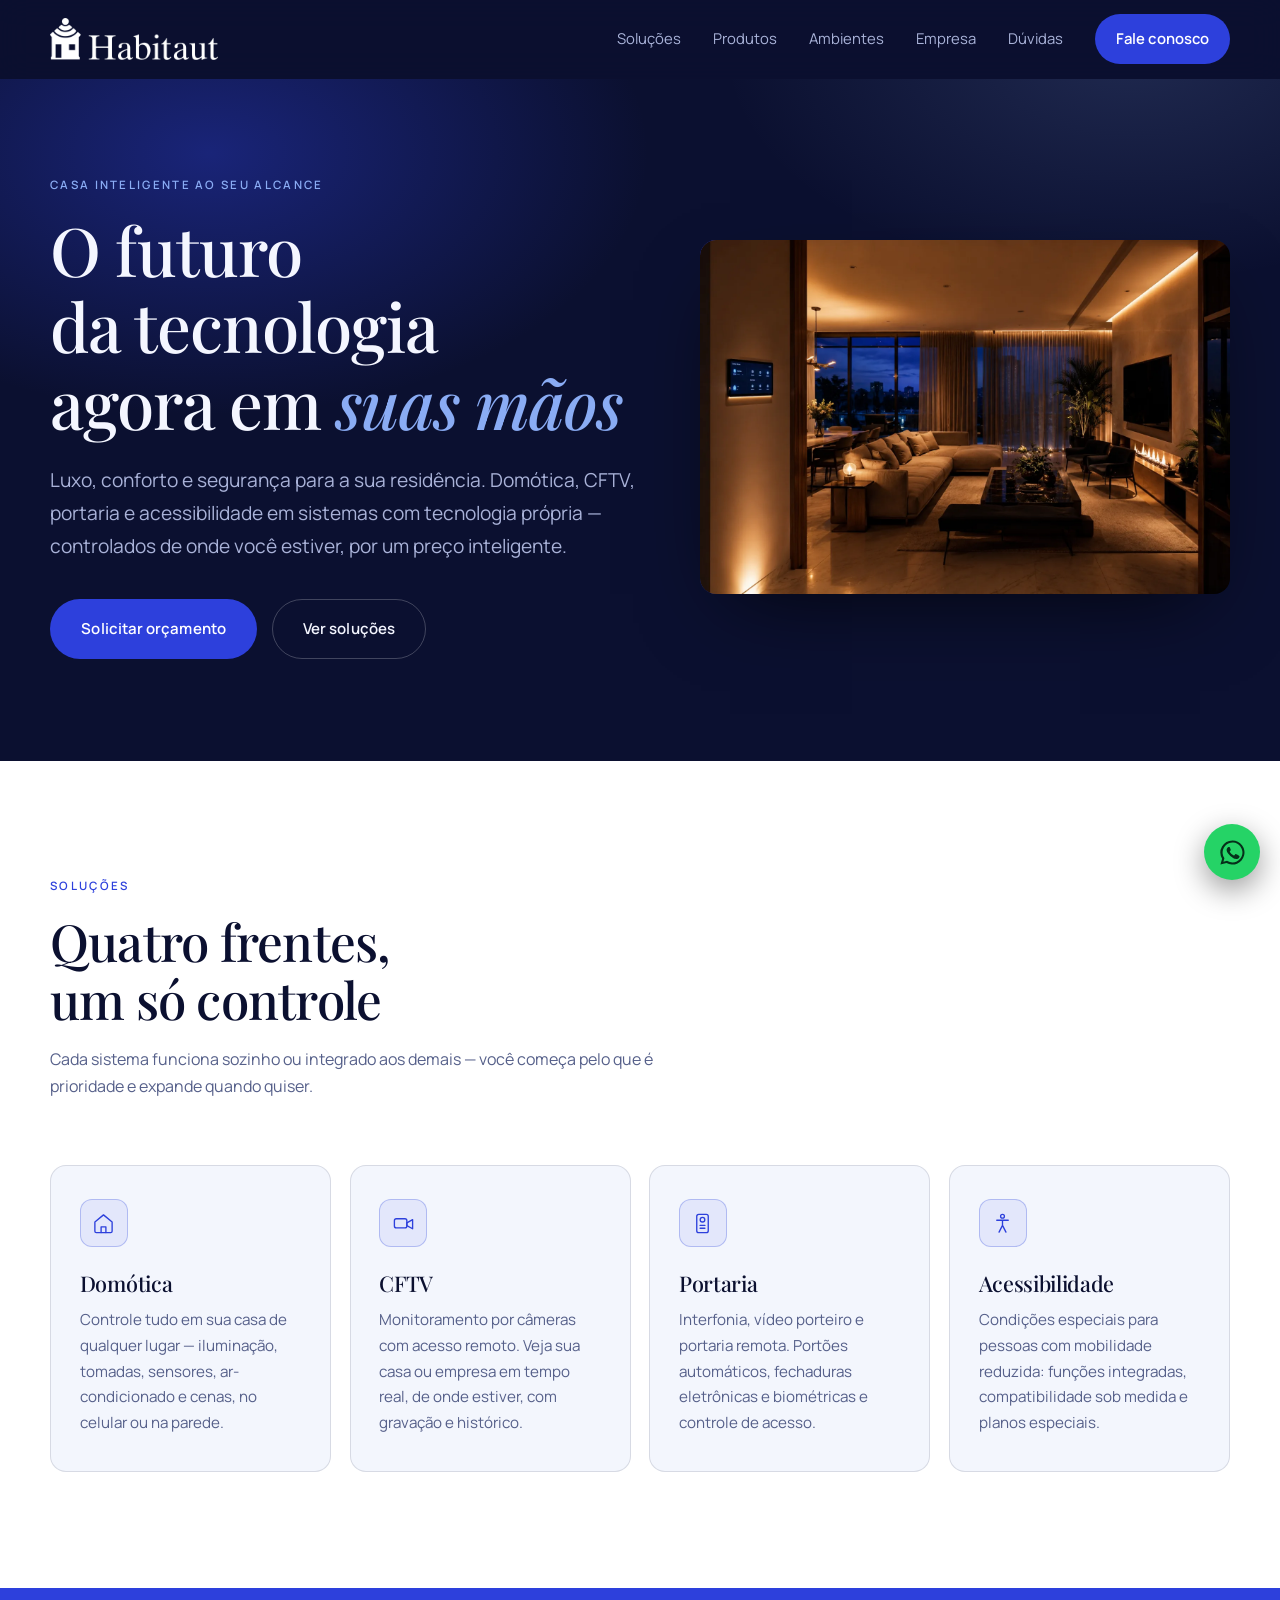
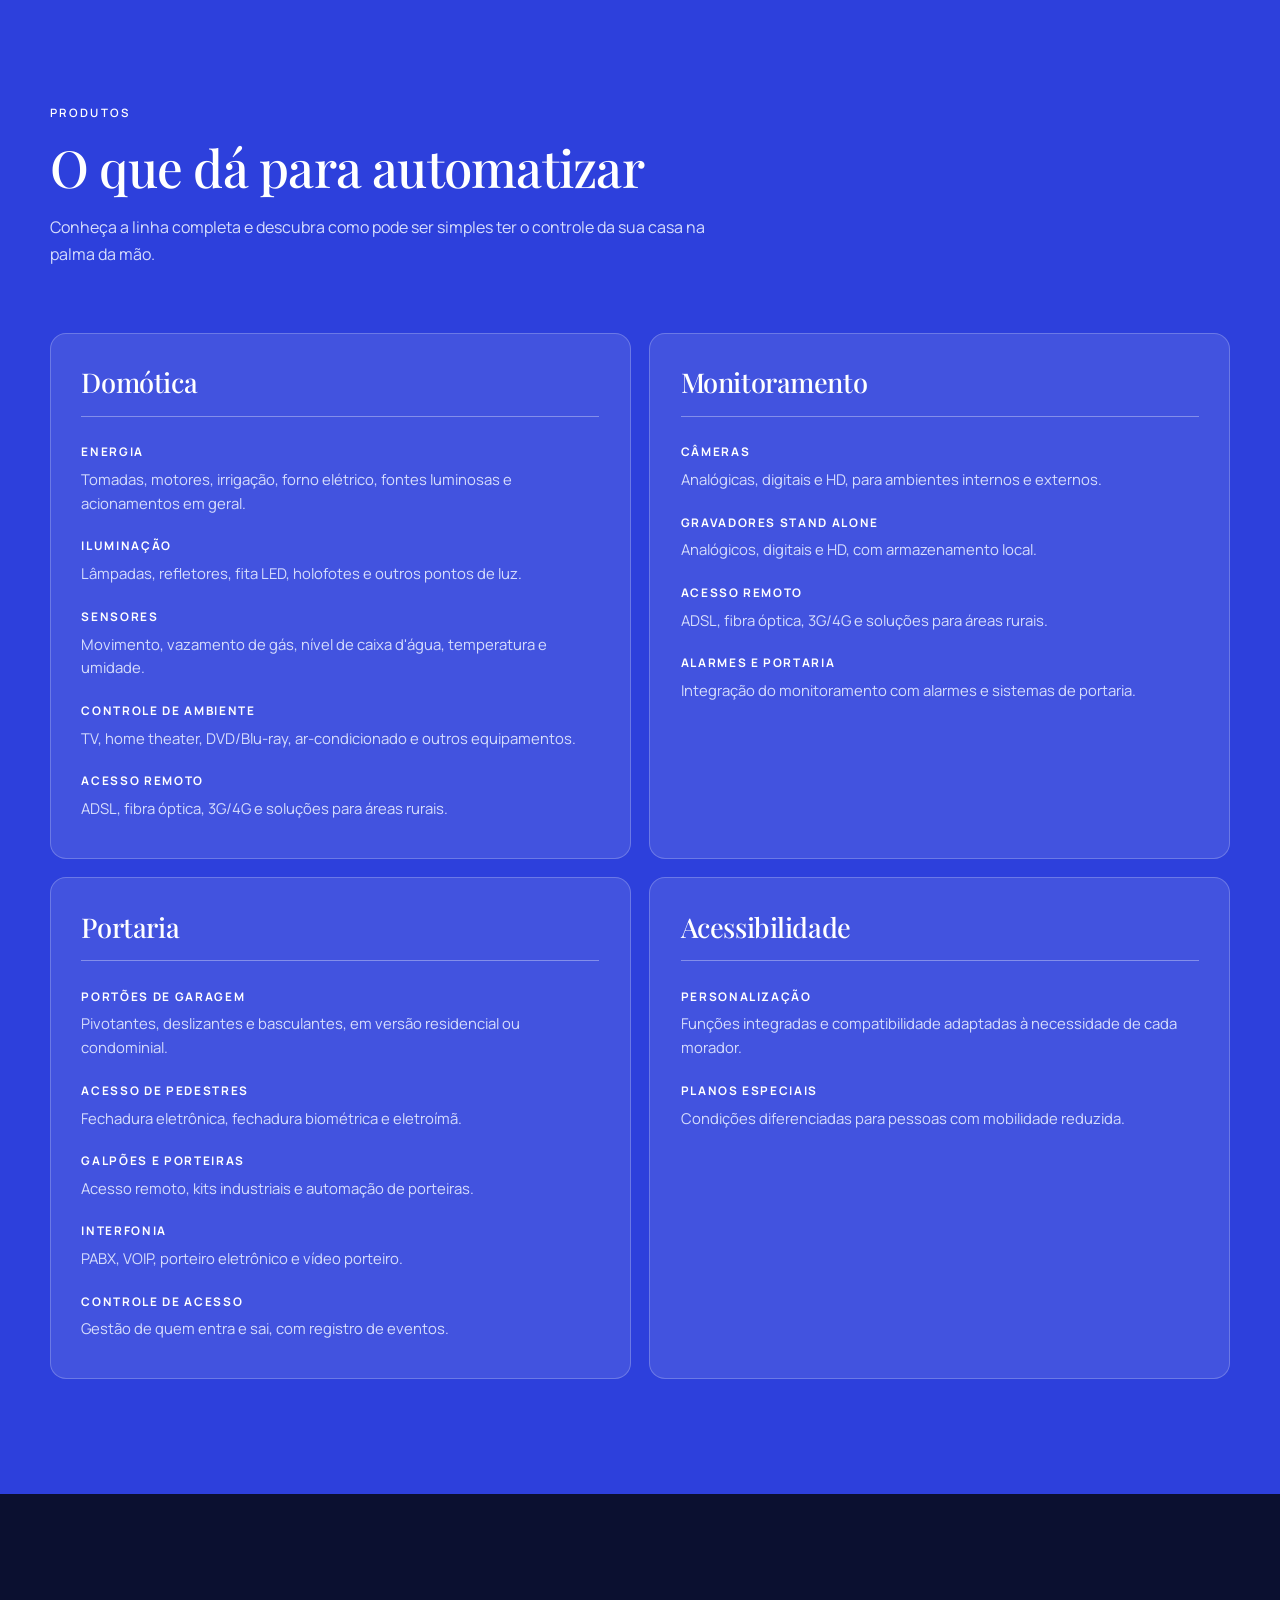
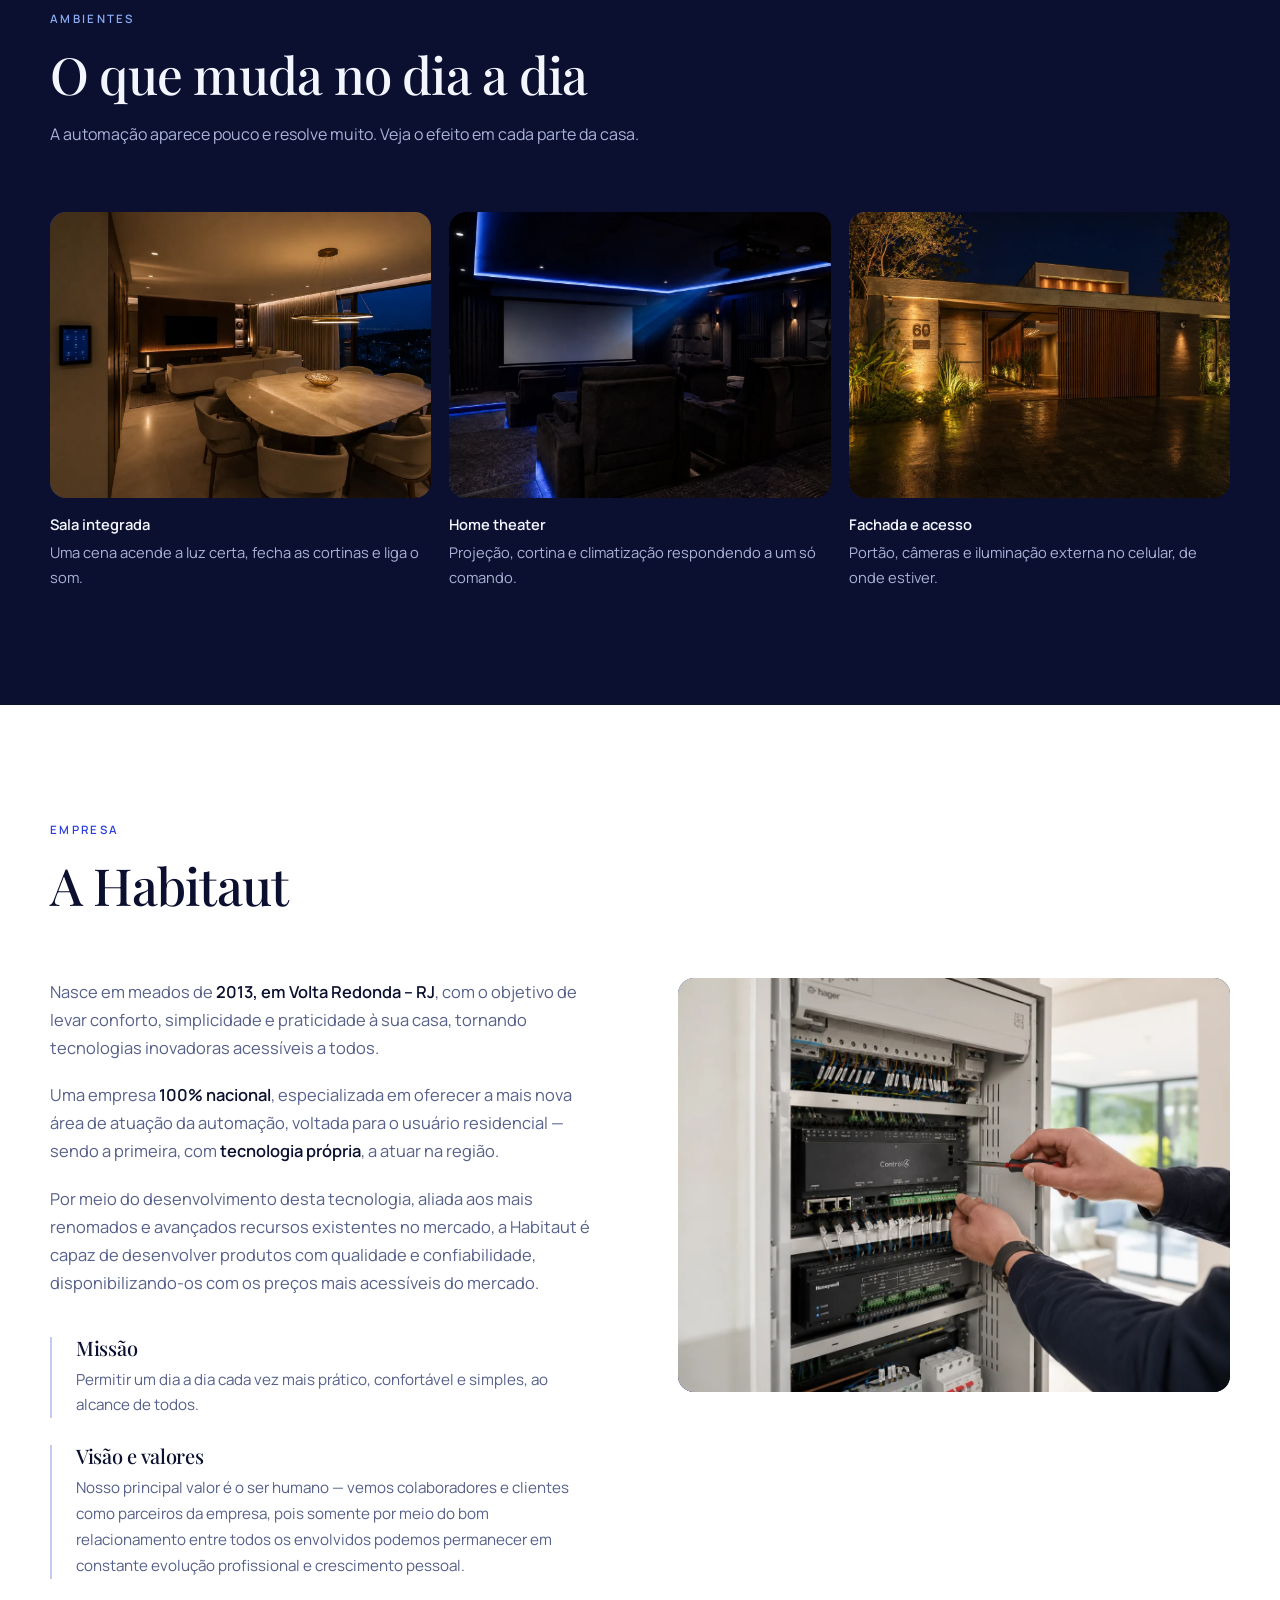
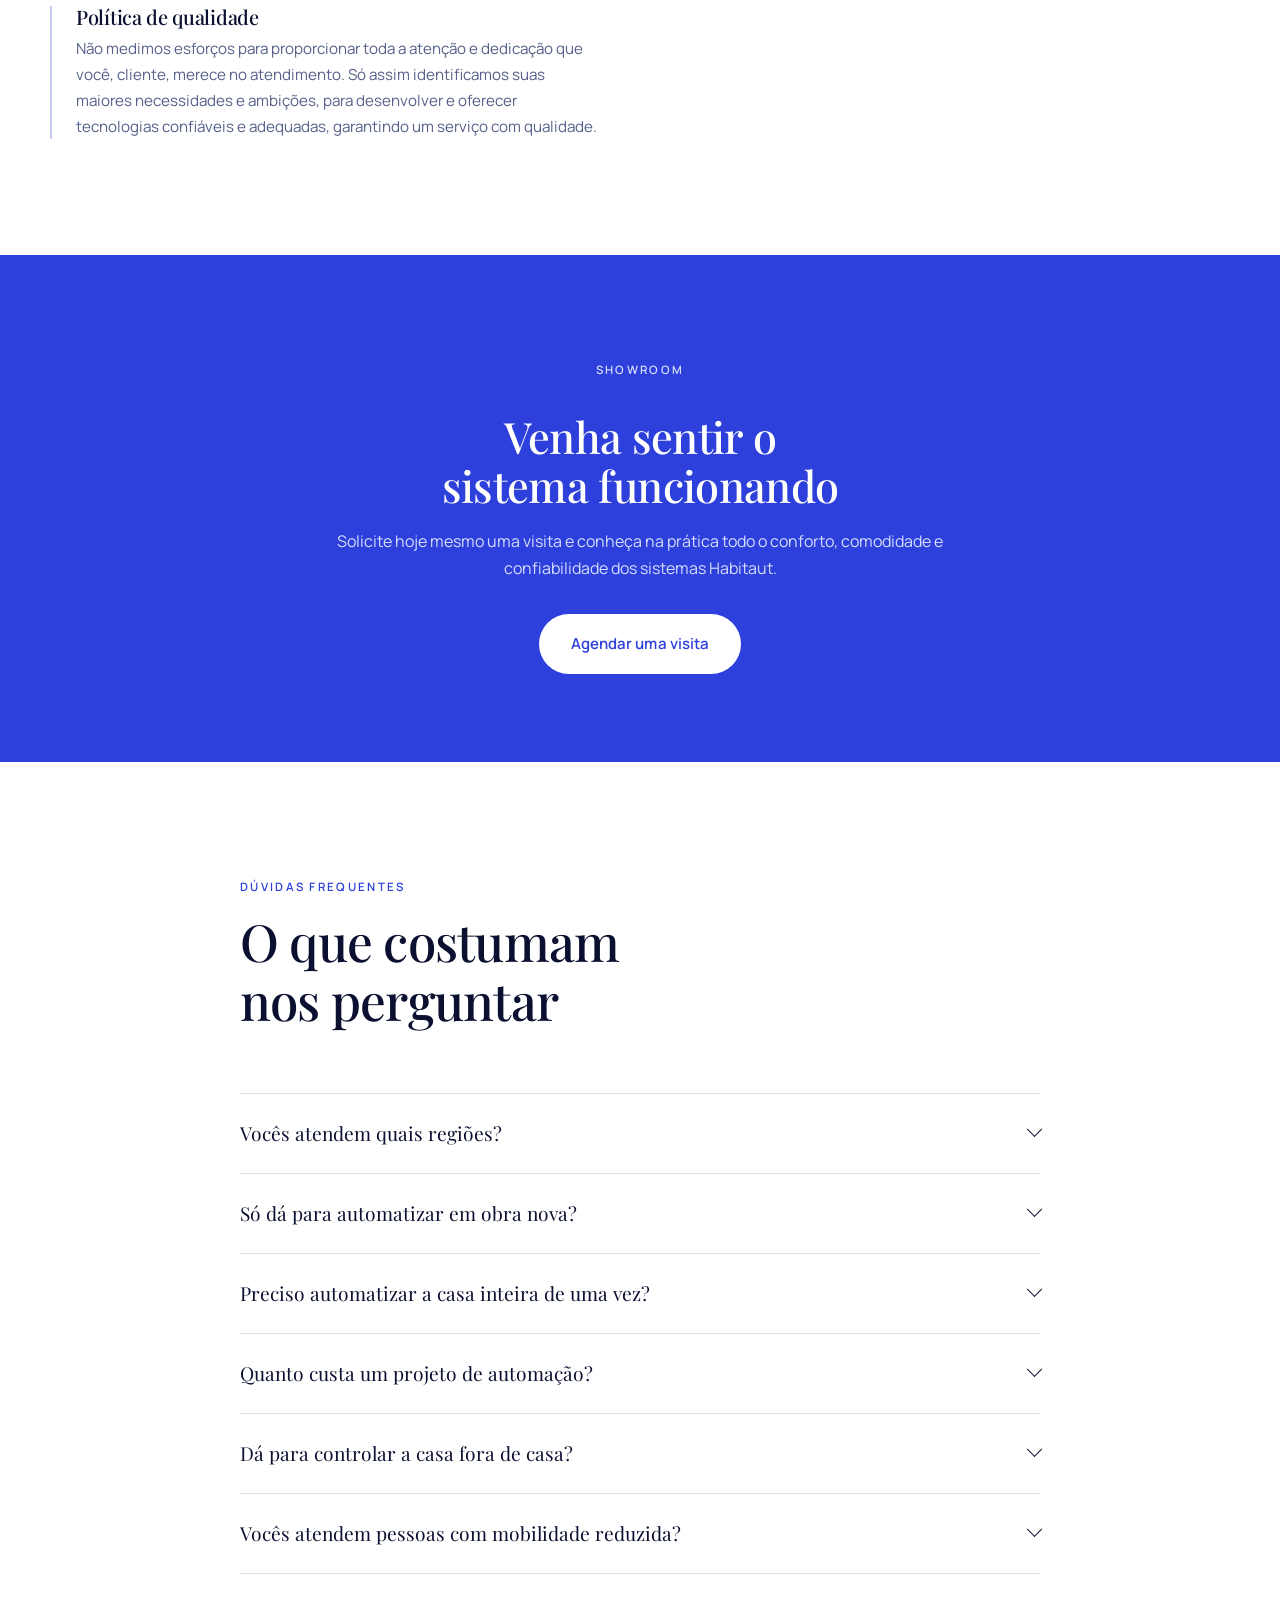
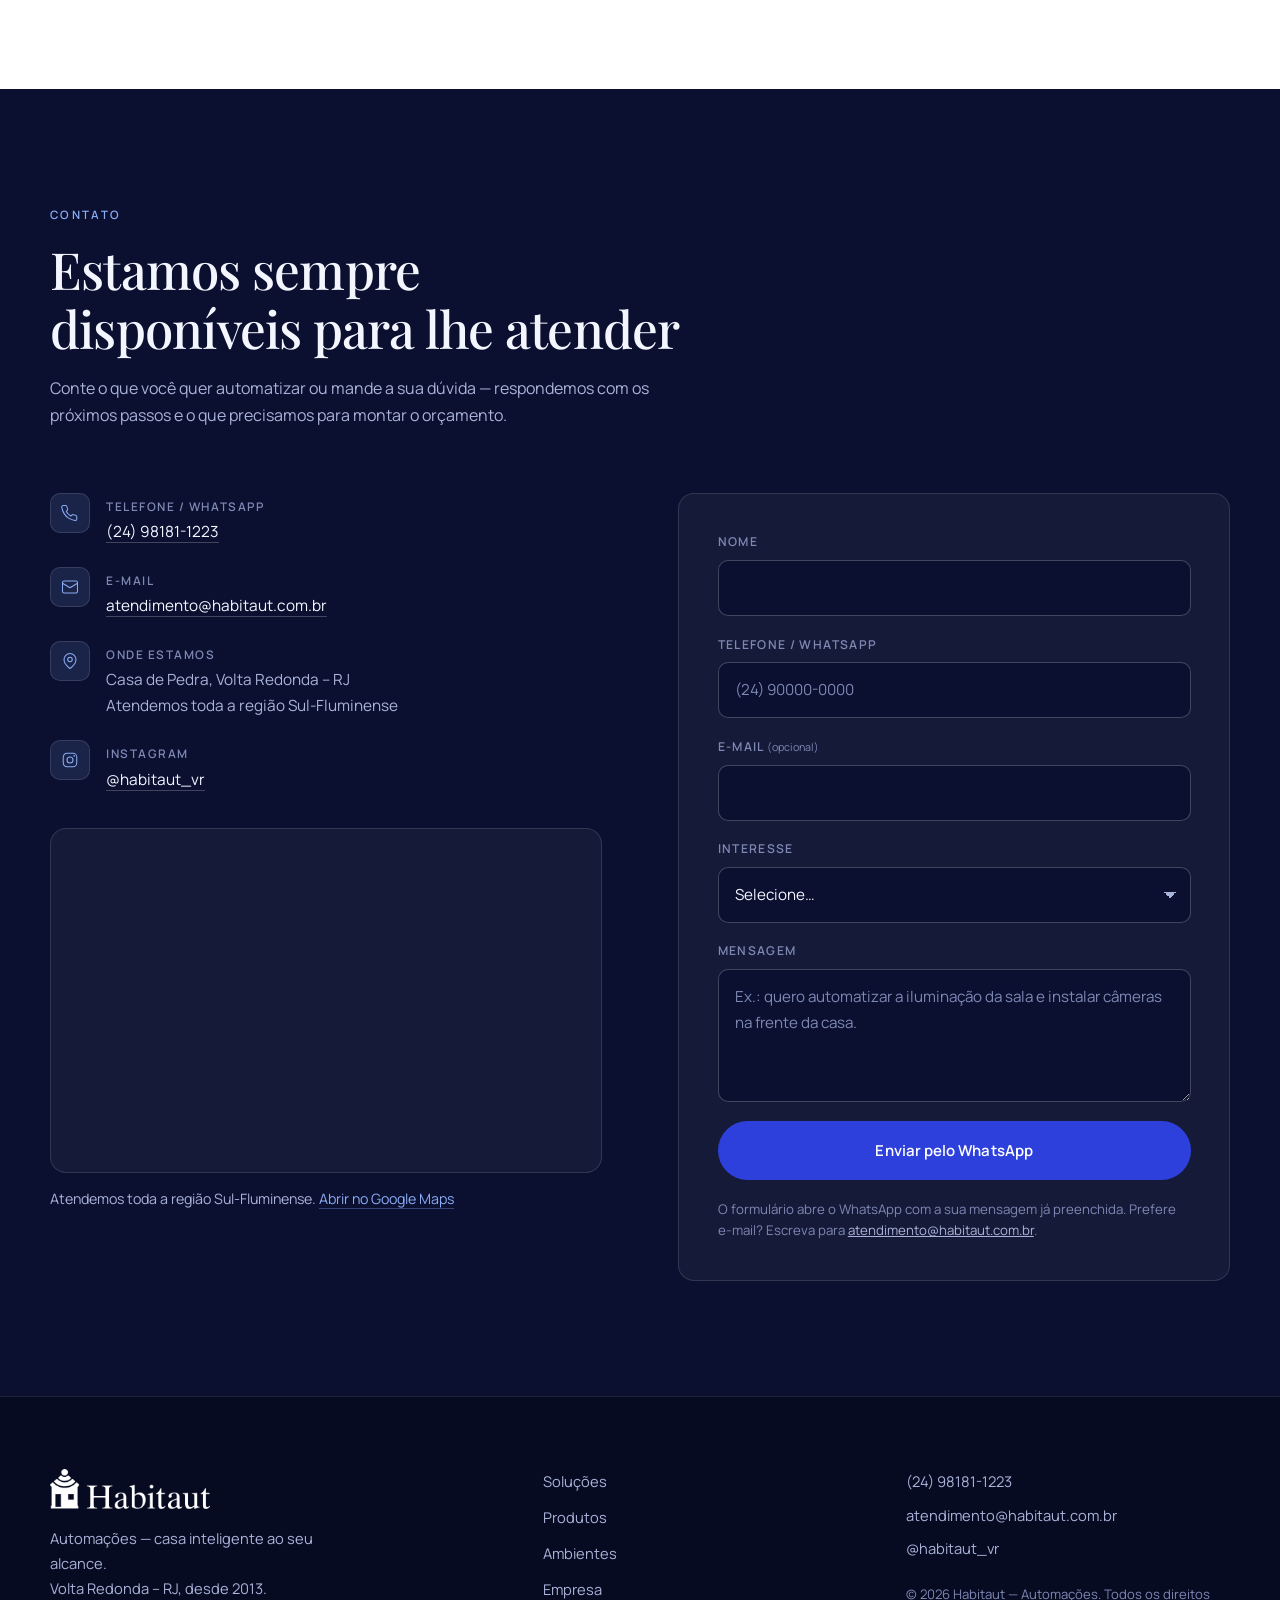
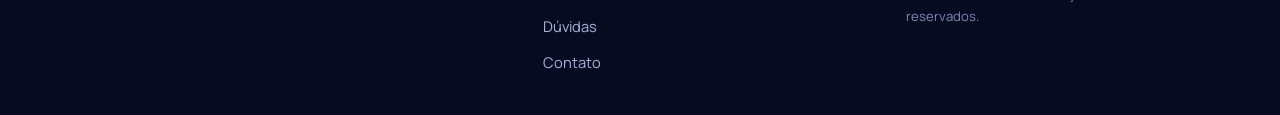
<file: index.html>
<!DOCTYPE html>
<html lang="pt-BR">
<head>
<meta charset="utf-8">
<meta name="viewport" content="width=device-width, initial-scale=1">
<title>Habitaut — Casa inteligente ao seu alcance | Automação residencial em Volta Redonda</title>
<meta name="description" content="Sistemas de automação residencial ao seu alcance: domótica, CFTV, portaria e acessibilidade. Controle sua casa local ou remotamente, por um preço inteligente. Volta Redonda e região Sul-Fluminense.">
<meta name="keywords" content="volta redonda, automação residencial, habitaut, casa inteligente, domótica, CFTV, portaria, controle da casa pelo celular, sul-fluminense">
<meta name="author" content="Habitaut Automações">
<meta name="theme-color" content="#0B1030">
<link rel="icon" href="assets/img/logo-mark.png" type="image/png">
<link rel="apple-touch-icon" href="assets/img/logo-mark.png">

<meta property="og:type" content="website">
<meta property="og:site_name" content="Habitaut">
<meta property="og:title" content="Habitaut — Casa inteligente ao seu alcance">
<meta property="og:description" content="Domótica, CFTV, portaria e acessibilidade. Controle sua casa de qualquer lugar. Volta Redonda e região Sul-Fluminense, desde 2013.">
<meta property="og:locale" content="pt_BR">
<meta property="og:url" content="https://www.habitaut.com.br/">
<meta property="og:image" content="https://www.habitaut.com.br/assets/img/logo.png">
<meta name="twitter:card" content="summary_large_image">
<link rel="canonical" href="https://www.habitaut.com.br/">

<link rel="preconnect" href="https://fonts.googleapis.com">
<link rel="preconnect" href="https://fonts.gstatic.com" crossorigin>
<link rel="stylesheet" href="https://fonts.googleapis.com/css2?family=Playfair+Display:ital,wght@0,400;0,500;0,600;1,400;1,500&family=Manrope:wght@400;500;600;700&display=swap">
<link rel="stylesheet" href="assets/css/style.css">

<script type="application/ld+json">
{
  "@context": "https://schema.org",
  "@type": "LocalBusiness",
  "name": "Habitaut Automações",
  "description": "Sistemas de automação residencial: domótica, CFTV, portaria e acessibilidade.",
  "url": "https://www.habitaut.com.br/",
  "email": "atendimento@habitaut.com.br",
  "telephone": "+5524981811223",
  "foundingDate": "2013",
  "address": { "@type": "PostalAddress", "streetAddress": "Casa de Pedra", "addressLocality": "Volta Redonda", "addressRegion": "RJ", "addressCountry": "BR" },
  "areaServed": "Região Sul-Fluminense, RJ",
  "sameAs": ["https://instagram.com/habitaut_vr"]
}
</script>

<!-- Marca que o JS está ativo. Sem isto, as seções .reveal ficam visíveis por padrão
     (o site nunca aparece em branco se o JS falhar ou demorar). -->
<script>document.documentElement.classList.add('js');</script>
</head>
<body>

<a class="skip" href="#conteudo">Pular para o conteúdo</a>

<!-- t-navy: o header não pinta o próprio fundo com --bg (usa um rgba com blur),
     mas precisa do tema para resolver os tokens do botão e das bordas. -->
<header class="site-header t-navy" id="topo">
  <div class="wrap header-inner">
    <a class="brand" href="#topo" aria-label="Habitaut — início">
      <img src="assets/img/logo.png" alt="Habitaut" width="900" height="224">
    </a>

    <button class="nav-toggle" id="navToggle" aria-expanded="false" aria-controls="navMenu" aria-label="Abrir menu">
      <span></span><span></span><span></span>
    </button>

    <nav class="nav" id="navMenu" aria-label="Navegação principal">
      <a href="#solucoes">Soluções</a>
      <a href="#produtos">Produtos</a>
      <a href="#ambientes">Ambientes</a>
      <a href="#empresa">Empresa</a>
      <a href="#faq">Dúvidas</a>
      <a class="btn btn-sm btn-primary nav-cta" href="#contato">Fale conosco</a>
    </nav>
  </div>
</header>

<main id="conteudo">

  <!-- ============ HERO — azul escuro ============ -->
  <section class="hero t-navy">
    <div class="hero-glow" aria-hidden="true"></div>
    <div class="wrap">
      <div class="hero-inner">
        <div class="reveal">
          <p class="eyebrow">Casa inteligente ao seu alcance</p>
          <h1>O futuro da tecnologia<br>agora em <em>suas mãos</em></h1>
          <p class="lead">
            Luxo, conforto e segurança para a sua residência. Domótica, CFTV, portaria e
            acessibilidade em sistemas com tecnologia própria — controlados de onde você
            estiver, por um preço inteligente.
          </p>
          <div class="hero-actions">
            <a class="btn btn-primary" href="#contato">Solicitar orçamento</a>
            <a class="btn btn-ghost" href="#solucoes">Ver soluções</a>
          </div>
        </div>

        <div class="media media-3x2 hero-media reveal">
          <img src="assets/img/hero.webp" width="1500" height="1000" fetchpriority="high"
               alt="Sala de estar ampla à noite, com iluminação em cena, lareira acesa e painel de controle na parede">
        </div>
      </div>

    </div>
  </section>

  <!-- ============ SOLUÇÕES — branco ============ -->
  <section class="section t-paper" id="solucoes">
    <div class="wrap">
      <header class="section-head reveal">
        <p class="eyebrow">Soluções</p>
        <h2>Quatro frentes, um só controle</h2>
        <p class="section-sub">
          Cada sistema funciona sozinho ou integrado aos demais — você começa pelo que é
          prioridade e expande quando quiser.
        </p>
      </header>

      <ul class="grid cards" role="list">
        <li class="card reveal">
          <span class="card-ico" aria-hidden="true">
            <svg viewBox="0 0 24 24" fill="none" stroke="currentColor" stroke-width="1.4" stroke-linecap="round" stroke-linejoin="round">
              <path d="M3 10.5 12 3l9 7.5V20a1.5 1.5 0 0 1-1.5 1.5h-15A1.5 1.5 0 0 1 3 20Z"/><path d="M9.5 21.5v-6h5v6"/>
            </svg>
          </span>
          <h3>Domótica</h3>
          <p>Controle tudo em sua casa de qualquer lugar — iluminação, tomadas, sensores, ar-condicionado e cenas, no celular ou na parede.</p>
        </li>

        <li class="card reveal">
          <span class="card-ico" aria-hidden="true">
            <svg viewBox="0 0 24 24" fill="none" stroke="currentColor" stroke-width="1.4" stroke-linecap="round" stroke-linejoin="round">
              <rect x="2.5" y="7" width="13" height="9.5" rx="2"/><path d="m15.5 11.3 6-3.3v9.5l-6-3.3Z"/>
            </svg>
          </span>
          <h3>CFTV</h3>
          <p>Monitoramento por câmeras com acesso remoto. Veja sua casa ou empresa em tempo real, de onde estiver, com gravação e histórico.</p>
        </li>

        <li class="card reveal">
          <span class="card-ico" aria-hidden="true">
            <svg viewBox="0 0 24 24" fill="none" stroke="currentColor" stroke-width="1.4" stroke-linecap="round" stroke-linejoin="round">
              <rect x="6" y="2.5" width="12" height="19" rx="2"/><circle cx="12" cy="8" r="2.4"/><path d="M9.5 14h5M9.5 17h5"/>
            </svg>
          </span>
          <h3>Portaria</h3>
          <p>Interfonia, vídeo porteiro e portaria remota. Portões automáticos, fechaduras eletrônicas e biométricas e controle de acesso.</p>
        </li>

        <li class="card reveal">
          <span class="card-ico" aria-hidden="true">
            <svg viewBox="0 0 24 24" fill="none" stroke="currentColor" stroke-width="1.4" stroke-linecap="round" stroke-linejoin="round">
              <circle cx="12" cy="4.4" r="2"/><path d="M6 8.6h12M12 8.6v5.4m0 0 3.6 7M12 14l-3.6 7"/>
            </svg>
          </span>
          <h3>Acessibilidade</h3>
          <p>Condições especiais para pessoas com mobilidade reduzida: funções integradas, compatibilidade sob medida e planos especiais.</p>
        </li>
      </ul>
    </div>
  </section>

  <!-- ============ PRODUTOS — azul médio ============ -->
  <section class="section t-blue" id="produtos">
    <div class="wrap">
      <header class="section-head reveal">
        <p class="eyebrow">Produtos</p>
        <h2>O que dá para automatizar</h2>
        <p class="section-sub">
          Conheça a linha completa e descubra como pode ser simples ter o controle da sua casa
          na palma da mão.
        </p>
      </header>

      <div class="prod-grid">
        <article class="prod reveal">
          <h3>Domótica</h3>
          <div class="prod-groups">
            <div><h4>Energia</h4><p>Tomadas, motores, irrigação, forno elétrico, fontes luminosas e acionamentos em geral.</p></div>
            <div><h4>Iluminação</h4><p>Lâmpadas, refletores, fita LED, holofotes e outros pontos de luz.</p></div>
            <div><h4>Sensores</h4><p>Movimento, vazamento de gás, nível de caixa d'água, temperatura e umidade.</p></div>
            <div><h4>Controle de ambiente</h4><p>TV, home theater, DVD/Blu-ray, ar-condicionado e outros equipamentos.</p></div>
            <div><h4>Acesso remoto</h4><p>ADSL, fibra óptica, 3G/4G e soluções para áreas rurais.</p></div>
          </div>
        </article>

        <article class="prod reveal">
          <h3>Monitoramento</h3>
          <div class="prod-groups">
            <div><h4>Câmeras</h4><p>Analógicas, digitais e HD, para ambientes internos e externos.</p></div>
            <div><h4>Gravadores stand alone</h4><p>Analógicos, digitais e HD, com armazenamento local.</p></div>
            <div><h4>Acesso remoto</h4><p>ADSL, fibra óptica, 3G/4G e soluções para áreas rurais.</p></div>
            <div><h4>Alarmes e portaria</h4><p>Integração do monitoramento com alarmes e sistemas de portaria.</p></div>
          </div>
        </article>

        <article class="prod reveal">
          <h3>Portaria</h3>
          <div class="prod-groups">
            <div><h4>Portões de garagem</h4><p>Pivotantes, deslizantes e basculantes, em versão residencial ou condominial.</p></div>
            <div><h4>Acesso de pedestres</h4><p>Fechadura eletrônica, fechadura biométrica e eletroímã.</p></div>
            <div><h4>Galpões e porteiras</h4><p>Acesso remoto, kits industriais e automação de porteiras.</p></div>
            <div><h4>Interfonia</h4><p>PABX, VOIP, porteiro eletrônico e vídeo porteiro.</p></div>
            <div><h4>Controle de acesso</h4><p>Gestão de quem entra e sai, com registro de eventos.</p></div>
          </div>
        </article>

        <article class="prod reveal">
          <h3>Acessibilidade</h3>
          <div class="prod-groups">
            <div><h4>Personalização</h4><p>Funções integradas e compatibilidade adaptadas à necessidade de cada morador.</p></div>
            <div><h4>Planos especiais</h4><p>Condições diferenciadas para pessoas com mobilidade reduzida.</p></div>
          </div>
        </article>
      </div>
    </div>
  </section>

  <!-- ============ AMBIENTES — azul escuro ============ -->
  <section class="section t-navy" id="ambientes">
    <div class="wrap">
      <header class="section-head reveal">
        <p class="eyebrow">Ambientes</p>
        <h2>O que muda no dia a dia</h2>
        <p class="section-sub">
          A automação aparece pouco e resolve muito. Veja o efeito em cada parte da casa.
        </p>
      </header>

      <ul class="gallery" role="list">
        <li class="reveal">
          <figure>
            <div class="media media-4x3">
              <img src="assets/img/ambiente-sala.webp" width="1200" height="900" loading="lazy"
                   alt="Sala e jantar integrados à noite, com painel de controle na parede e iluminação em cena">
            </div>
            <figcaption><strong>Sala integrada</strong>Uma cena acende a luz certa, fecha as cortinas e liga o som.</figcaption>
          </figure>
        </li>
        <li class="reveal">
          <figure>
            <div class="media media-4x3">
              <img src="assets/img/ambiente-home-theater.webp" width="1200" height="900" loading="lazy"
                   alt="Home theater com tela de projeção descida, poltronas reclináveis e iluminação de LED azul">
            </div>
            <figcaption><strong>Home theater</strong>Projeção, cortina e climatização respondendo a um só comando.</figcaption>
          </figure>
        </li>
        <li class="reveal">
          <figure>
            <div class="media media-4x3">
              <img src="assets/img/ambiente-fachada.webp" width="1200" height="900" loading="lazy"
                   alt="Fachada residencial à noite com iluminação cênica, portão ripado automatizado e câmera na parede">
            </div>
            <figcaption><strong>Fachada e acesso</strong>Portão, câmeras e iluminação externa no celular, de onde estiver.</figcaption>
          </figure>
        </li>
      </ul>
    </div>
  </section>

  <!-- ============ EMPRESA — branco ============ -->
  <section class="section t-paper" id="empresa">
    <div class="wrap">
      <header class="section-head reveal">
        <p class="eyebrow">Empresa</p>
        <h2>A Habitaut</h2>
      </header>

      <div class="split">
        <div class="reveal">
          <p class="empresa-text">
            Nasce em meados de <strong>2013, em Volta Redonda&nbsp;–&nbsp;RJ</strong>, com o objetivo de
            levar conforto, simplicidade e praticidade à sua casa, tornando tecnologias inovadoras
            acessíveis a todos.
          </p>
          <p class="empresa-text">
            Uma empresa <strong>100% nacional</strong>, especializada em oferecer a mais nova área de
            atuação da automação, voltada para o usuário residencial — sendo a primeira, com
            <strong>tecnologia própria</strong>, a atuar na região.
          </p>
          <p class="empresa-text">
            Por meio do desenvolvimento desta tecnologia, aliada aos mais renomados e avançados
            recursos existentes no mercado, a Habitaut é capaz de desenvolver produtos com qualidade
            e confiabilidade, disponibilizando-os com os preços mais acessíveis do mercado.
          </p>

          <ul class="valores" role="list">
            <li>
              <h3>Missão</h3>
              <p>Permitir um dia a dia cada vez mais prático, confortável e simples, ao alcance de todos.</p>
            </li>
            <li>
              <h3>Visão e valores</h3>
              <p>Nosso principal valor é o ser humano — vemos colaboradores e clientes como parceiros da empresa, pois somente por meio do bom relacionamento entre todos os envolvidos podemos permanecer em constante evolução profissional e crescimento pessoal.</p>
            </li>
            <li>
              <h3>Política de qualidade</h3>
              <p>Não medimos esforços para proporcionar toda a atenção e dedicação que você, cliente, merece no atendimento. Só assim identificamos suas maiores necessidades e ambições, para desenvolver e oferecer tecnologias confiáveis e adequadas, garantindo um serviço com qualidade.</p>
            </li>
          </ul>
        </div>

        <div class="media media-4x3 reveal">
          <img src="assets/img/empresa.webp" width="1200" height="900" loading="lazy"
               alt="Técnico ligando os cabos de um controlador de automação em quadro elétrico organizado e identificado">
        </div>
      </div>
    </div>
  </section>

  <!-- ============ SHOWROOM — azul médio ============ -->
  <section class="showroom t-blue">
    <div class="wrap">
      <!-- Faixa em coluna única: sem foto do showroom, o texto centralizado fecha
           melhor do que repetir uma imagem já usada em outra seção. -->
      <div class="showroom-inner reveal">
        <p class="eyebrow">Showroom</p>
        <h2>Venha sentir o sistema funcionando</h2>
        <p>
          Solicite hoje mesmo uma visita e conheça na prática todo o conforto, comodidade e
          confiabilidade dos sistemas Habitaut.
        </p>
        <a class="btn btn-primary" href="#contato">Agendar uma visita</a>
      </div>
    </div>
  </section>

  <!-- ============ DÚVIDAS — branco ============ -->
  <section class="section t-paper" id="faq">
    <div class="wrap narrow">
      <header class="section-head reveal">
        <p class="eyebrow">Dúvidas frequentes</p>
        <h2>O que costumam nos perguntar</h2>
      </header>

      <div class="faq reveal">
        <details>
          <summary>Vocês atendem quais regiões?</summary>
          <div class="faq-body"><p>Estamos localizados em Volta Redonda&nbsp;–&nbsp;RJ e atendemos toda a região Sul-Fluminense.</p></div>
        </details>
        <details>
          <summary>Só dá para automatizar em obra nova?</summary>
          <div class="faq-body"><p>Não. Obra nova dá mais liberdade porque a infraestrutura entra junto com a elétrica, mas existem soluções para casas prontas — módulos que entram atrás do interruptor, dispositivos sem fio e automação de portões e fechaduras. Na visita avaliamos o que é viável no seu caso.</p></div>
        </details>
        <details>
          <summary>Preciso automatizar a casa inteira de uma vez?</summary>
          <div class="faq-body"><p>Não. O projeto pode ser executado por etapas — começando pela sua prioridade, seja domótica, câmeras ou portaria, e crescendo depois. O importante é prever a infraestrutura desde o início para que as fases seguintes não exijam nova obra.</p></div>
        </details>
        <details>
          <summary>Quanto custa um projeto de automação?</summary>
          <div class="faq-body"><p>Depende dos ambientes, dos sistemas escolhidos e do estágio da obra — por isso o orçamento sai depois de entendermos a sua necessidade, com escopo item a item. Como desenvolvemos tecnologia própria, conseguimos praticar os preços mais acessíveis do mercado.</p></div>
        </details>
        <details>
          <summary>Dá para controlar a casa fora de casa?</summary>
          <div class="faq-body"><p>Sim. O acesso remoto funciona por ADSL, fibra óptica ou 3G/4G, e temos soluções específicas para áreas rurais — onde a conexão costuma ser o maior desafio.</p></div>
        </details>
        <details>
          <summary>Vocês atendem pessoas com mobilidade reduzida?</summary>
          <div class="faq-body"><p>Sim, é uma das nossas frentes de atuação. Trabalhamos com funções integradas e compatibilidade sob medida, além de planos especiais para esse público.</p></div>
        </details>
      </div>
    </div>
  </section>

  <!-- ============ CONTATO — azul escuro ============ -->
  <section class="section t-navy" id="contato">
    <div class="wrap">
      <header class="section-head reveal">
        <p class="eyebrow">Contato</p>
        <h2>Estamos sempre disponíveis para lhe atender</h2>
        <p class="section-sub">
          Conte o que você quer automatizar ou mande a sua dúvida — respondemos com os próximos
          passos e o que precisamos para montar o orçamento.
        </p>
      </header>

      <div class="split">
        <div class="reveal">
          <ul class="contact-list" role="list">
            <li>
              <span class="contact-ico" aria-hidden="true">
                <svg viewBox="0 0 24 24" fill="none" stroke="currentColor" stroke-width="1.4" stroke-linecap="round" stroke-linejoin="round"><path d="M21 16.9v3a2 2 0 0 1-2.2 2 19.8 19.8 0 0 1-8.6-3.1 19.5 19.5 0 0 1-6-6A19.8 19.8 0 0 1 1 4.2 2 2 0 0 1 3 2h3a2 2 0 0 1 2 1.7c.1 1 .4 1.9.7 2.8a2 2 0 0 1-.4 2.1L7 10a16 16 0 0 0 6 6l1.4-1.3a2 2 0 0 1 2.1-.4c.9.3 1.8.6 2.8.7a2 2 0 0 1 1.7 2Z"/></svg>
              </span>
              <span><strong>Telefone / WhatsApp</strong><br><a href="tel:+5524981811223">(24) 98181-1223</a></span>
            </li>
            <li>
              <span class="contact-ico" aria-hidden="true">
                <svg viewBox="0 0 24 24" fill="none" stroke="currentColor" stroke-width="1.4" stroke-linecap="round" stroke-linejoin="round"><rect x="2" y="4" width="20" height="16" rx="2"/><path d="m2 7 10 6 10-6"/></svg>
              </span>
              <span><strong>E-mail</strong><br><a href="mailto:atendimento@habitaut.com.br">atendimento@habitaut.com.br</a></span>
            </li>
            <li>
              <span class="contact-ico" aria-hidden="true">
                <svg viewBox="0 0 24 24" fill="none" stroke="currentColor" stroke-width="1.4" stroke-linecap="round" stroke-linejoin="round"><path d="M20 10c0 6-8 12-8 12s-8-6-8-12a8 8 0 0 1 16 0Z"/><circle cx="12" cy="10" r="3"/></svg>
              </span>
              <span><strong>Onde estamos</strong><br>Casa de Pedra, Volta Redonda&nbsp;–&nbsp;RJ<br>Atendemos toda a região Sul-Fluminense</span>
            </li>
            <li>
              <span class="contact-ico" aria-hidden="true">
                <svg viewBox="0 0 24 24" fill="none" stroke="currentColor" stroke-width="1.4" stroke-linecap="round" stroke-linejoin="round"><rect x="3" y="3" width="18" height="18" rx="5"/><circle cx="12" cy="12" r="4"/><circle cx="17.5" cy="6.5" r="1.1" fill="currentColor" stroke="none"/></svg>
              </span>
              <span><strong>Instagram</strong><br><a href="https://instagram.com/habitaut_vr" target="_blank" rel="noopener">@habitaut_vr</a></span>
            </li>
          </ul>

          <!-- ============================================================
               MAPA — Plus Code FW6C+63, Casa de Pedra, Volta Redonda - RJ
               O "+" do Plus Code vai codificado como %2B: sem isso o Google
               lê o caractere como espaço e a busca falha.
               Não é preciso chave de API: &output=embed já entrega o mapa.
               Para trocar o local, altere o "q=" nos DOIS links (iframe e
               "Abrir no Google Maps").
               ============================================================ -->
          <div class="map reveal">
            <iframe
              src="https://www.google.com/maps?q=FW6C%2B63+Casa+de+Pedra,+Volta+Redonda+-+RJ&z=16&output=embed"
              title="Mapa da localização da Habitaut em Casa de Pedra, Volta Redonda – RJ"
              loading="lazy" referrerpolicy="no-referrer-when-downgrade"
              allowfullscreen></iframe>
          </div>
          <p class="map-note">
            Atendemos toda a região Sul-Fluminense.
            <a href="https://www.google.com/maps?q=FW6C%2B63+Casa+de+Pedra,+Volta+Redonda+-+RJ" target="_blank" rel="noopener">Abrir no Google Maps</a>
          </p>
        </div>

        <form class="form reveal" id="contatoForm" novalidate>
          <div class="field">
            <label for="nome">Nome</label>
            <input type="text" id="nome" name="nome" autocomplete="name" required>
            <p class="error" data-error-for="nome"></p>
          </div>
          <div class="field">
            <label for="telefone">Telefone / WhatsApp</label>
            <input type="tel" id="telefone" name="telefone" autocomplete="tel" inputmode="tel" placeholder="(24) 90000-0000" required>
            <p class="error" data-error-for="telefone"></p>
          </div>
          <div class="field">
            <label for="email">E-mail <span class="opt">(opcional)</span></label>
            <input type="email" id="email" name="email" autocomplete="email">
            <p class="error" data-error-for="email"></p>
          </div>
          <div class="field">
            <label for="interesse">Interesse</label>
            <select id="interesse" name="interesse" required>
              <option value="">Selecione…</option>
              <option>Domótica (automação da casa)</option>
              <option>CFTV (câmeras e monitoramento)</option>
              <option>Portaria (portões, interfonia, acesso)</option>
              <option>Acessibilidade</option>
              <option>Visita ao showroom</option>
              <option>Outro assunto</option>
            </select>
            <p class="error" data-error-for="interesse"></p>
          </div>
          <div class="field">
            <label for="mensagem">Mensagem</label>
            <textarea id="mensagem" name="mensagem" rows="4" placeholder="Ex.: quero automatizar a iluminação da sala e instalar câmeras na frente da casa."></textarea>
          </div>

          <button class="btn btn-primary btn-block" type="submit">Enviar pelo WhatsApp</button>
          <p class="form-note">
            O formulário abre o WhatsApp com a sua mensagem já preenchida. Prefere e-mail?
            Escreva para <a href="mailto:atendimento@habitaut.com.br">atendimento@habitaut.com.br</a>.
          </p>
        </form>
      </div>
    </div>
  </section>

</main>

<footer class="site-footer">
  <div class="wrap footer-inner">
    <div class="footer-brand">
      <img src="assets/img/logo.png" alt="Habitaut" width="900" height="224">
      <p>Automações — casa inteligente ao seu alcance.<br>Volta Redonda&nbsp;–&nbsp;RJ, desde 2013.</p>
    </div>

    <nav class="footer-nav" aria-label="Rodapé">
      <a href="#solucoes">Soluções</a>
      <a href="#produtos">Produtos</a>
      <a href="#ambientes">Ambientes</a>
      <a href="#empresa">Empresa</a>
      <a href="#faq">Dúvidas</a>
      <a href="#contato">Contato</a>
    </nav>

    <div class="footer-meta">
      <p><a href="tel:+5524981811223">(24) 98181-1223</a></p>
      <p><a href="mailto:atendimento@habitaut.com.br">atendimento@habitaut.com.br</a></p>
      <p><a href="https://instagram.com/habitaut_vr" target="_blank" rel="noopener">@habitaut_vr</a></p>
      <p class="copy">© <span id="ano">2026</span> Habitaut — Automações. Todos os direitos reservados.</p>
    </div>
  </div>
</footer>

<a class="wa-float" id="waFloat" href="#contato" aria-label="Falar no WhatsApp">
  <svg viewBox="0 0 24 24" fill="currentColor" aria-hidden="true"><path d="M12 2a10 10 0 0 0-8.6 15.1L2 22l5-1.3A10 10 0 1 0 12 2Zm0 18.2a8.2 8.2 0 0 1-4.2-1.2l-.3-.2-3 .8.8-2.9-.2-.3A8.2 8.2 0 1 1 12 20.2Zm4.5-6.1c-.2-.1-1.4-.7-1.7-.8-.2-.1-.4-.1-.5.1l-.7.9c-.1.2-.3.2-.5.1a6.7 6.7 0 0 1-3.3-2.9c-.1-.2 0-.4.1-.5l.4-.5c.1-.2.2-.3.2-.5v-.4l-.7-1.7c-.2-.4-.4-.4-.6-.4h-.5a1 1 0 0 0-.7.3 3 3 0 0 0-.9 2.2 5.2 5.2 0 0 0 1.1 2.7 11.9 11.9 0 0 0 4.6 4c.6.3 1.1.4 1.5.5a3.6 3.6 0 0 0 1.6.1 2.7 2.7 0 0 0 1.7-1.2 2.1 2.1 0 0 0 .2-1.2c-.1-.1-.2-.2-.4-.3Z"/></svg>
</a>

<script src="assets/js/main.js" defer></script>
</body>
</html>
</file>
<file: assets/css/style.css>
/* ==========================================================================
   Habitaut — folha de estilo principal

   ARQUITETURA DE COR
   Os blocos alternam entre três fundos: branco, azul médio e azul escuro.
   Cada seção recebe uma classe de tema (.t-paper / .t-blue / .t-navy) que
   redefine os mesmos slots semânticos (--bg, --text, --muted, --line…).
   Os componentes só leem os slots — por isso um card funciona igual nos três
   fundos, sem regra duplicada.

   >>> OS 3 AZUIS ESTÃO EM UM LUGAR SÓ: o bloco "marca" logo abaixo. <<<
   ========================================================================== */

:root {
  /* ---- marca: leitura visual da referência; substituir pelos hexes oficiais ---- */
  --navy:       #0B1030;   /* azul super escuro — premium */
  --navy-deep:  #070B22;   /* variação mais funda, para o rodapé */
  --blue:       #2D40DC;   /* azul médio — o azul vivo da marca */
  --blue-hi:    #3B4EE8;   /* hover / brilho do azul médio */
  --blue-soft:  #8AACF4;   /* azul claro — acento sobre fundo escuro */
  --paper:      #FFFFFF;
  --paper-2:    #F3F6FD;   /* branco levemente azulado, para superfícies */
  --ink:        #0B1030;   /* texto escuro = o próprio navy, para unidade */

  --display: "Playfair Display", "Iowan Old Style", Georgia, serif;
  --body:    "Manrope", -apple-system, BlinkMacSystemFont, "Segoe UI", Roboto, Helvetica, Arial, sans-serif;

  --wrap:   1180px;
  --radius: 16px;
  --pad-y:  clamp(4.5rem, 9vw, 8rem);
  --ease:   cubic-bezier(.22, .8, .3, 1);
}

/* ---------- temas de bloco ---------- */
.t-paper {
  --bg: var(--paper);
  --surface: var(--paper-2);
  --surface-2: #E9EFFB;
  --text: var(--ink);
  --muted: #56608A;
  --muted-2: #7C85A8;
  --line: rgba(11, 16, 48, .12);
  --line-strong: rgba(11, 16, 48, .22);
  --accent: var(--blue);
  --accent-soft: rgba(45, 64, 220, .08);
  --accent-line: rgba(45, 64, 220, .28);
  --btn-bg: var(--blue); --btn-fg: #fff; --btn-bg-hover: var(--navy);
}
.t-blue {
  --bg: var(--blue);
  --surface: rgba(255, 255, 255, .10);
  --surface-2: rgba(255, 255, 255, .16);
  --text: #FFFFFF;
  --muted: #D6DDFC;
  --muted-2: #AFBCF7;
  --line: rgba(255, 255, 255, .22);
  --line-strong: rgba(255, 255, 255, .34);
  --accent: #FFFFFF;
  --accent-soft: rgba(255, 255, 255, .14);
  --accent-line: rgba(255, 255, 255, .40);
  --btn-bg: #fff; --btn-fg: var(--blue); --btn-bg-hover: var(--navy);
}
.t-navy {
  --bg: var(--navy);
  --surface: rgba(255, 255, 255, .045);
  --surface-2: rgba(255, 255, 255, .08);
  --text: #F4F6FF;
  --muted: #A9B2D8;
  --muted-2: #7E88B4;
  --line: rgba(255, 255, 255, .12);
  --line-strong: rgba(255, 255, 255, .22);
  --accent: var(--blue-soft);
  --accent-soft: rgba(138, 172, 244, .12);
  --accent-line: rgba(138, 172, 244, .32);
  --btn-bg: var(--blue); --btn-fg: #fff; --btn-bg-hover: var(--blue-hi);
}

/* ---------- reset ---------- */
*, *::before, *::after { box-sizing: border-box; }
html { -webkit-text-size-adjust: 100%; scroll-behavior: smooth; }
body {
  margin: 0;
  background: var(--navy);
  color: var(--ink);
  font-family: var(--body);
  font-size: 1rem; font-weight: 400; line-height: 1.7;
  -webkit-font-smoothing: antialiased;
  overflow-x: hidden;
}
img, svg { display: block; max-width: 100%; }
a { color: inherit; }
button, input, select, textarea { font: inherit; color: inherit; }
h1, h2, h3 {
  font-family: var(--display); font-weight: 500; line-height: 1.14;
  margin: 0; letter-spacing: -.015em; text-wrap: balance;
}
p { margin: 0; }
ul, ol, dl, dd { margin: 0; padding: 0; list-style: none; }

@media (prefers-reduced-motion: reduce) {
  html { scroll-behavior: auto; }
  *, *::before, *::after { animation-duration: .01ms !important; transition-duration: .01ms !important; }
}

/* ---------- utilitários ---------- */
.wrap { width: min(100% - 2.5rem, var(--wrap)); margin-inline: auto; }
.wrap.narrow { width: min(100% - 2.5rem, 800px); }
.nowrap { white-space: nowrap; }

.skip {
  position: absolute; left: -9999px; top: 0; z-index: 200;
  background: var(--blue); color: #fff; padding: .7rem 1.1rem; border-radius: 0 0 8px 0; font-weight: 600;
}
.skip:focus { left: 0; }
:focus-visible { outline: 2px solid var(--accent, var(--blue)); outline-offset: 3px; border-radius: 4px; }

.eyebrow {
  font-size: .72rem; font-weight: 600; letter-spacing: .2em; text-transform: uppercase;
  color: var(--accent); margin-bottom: 1rem;
}

/* ---------- botões ---------- */
.btn {
  display: inline-flex; align-items: center; justify-content: center; gap: .5rem;
  padding: 1rem 1.9rem; border-radius: 999px; border: 1px solid transparent;
  font-size: .94rem; font-weight: 600; letter-spacing: .005em; text-decoration: none;
  cursor: pointer; white-space: nowrap;
  transition: background .25s, color .25s, border-color .25s, transform .25s;
}
.btn-primary { background: var(--btn-bg); color: var(--btn-fg); }
.btn-primary:hover { background: var(--btn-bg-hover); color: #fff; transform: translateY(-2px); }
.btn-ghost { border-color: var(--line-strong); color: var(--text); }
.btn-ghost:hover { border-color: var(--accent); color: var(--accent); transform: translateY(-2px); }
.btn-sm { padding: .68rem 1.25rem; font-size: .86rem; }
.btn-block { width: 100%; }

/* ---------- header ---------- */
.site-header {
  position: sticky; top: 0; z-index: 100;
  background: rgba(11, 16, 48, .82);
  backdrop-filter: blur(16px); -webkit-backdrop-filter: blur(16px);
  border-bottom: 1px solid transparent;
  transition: border-color .3s, background .3s;
}
.site-header.is-stuck { border-bottom-color: rgba(255,255,255,.12); background: rgba(11, 16, 48, .96); }
.header-inner { display: flex; align-items: center; justify-content: space-between; gap: 1.5rem; min-height: 78px; }
.brand { display: inline-flex; align-items: center; text-decoration: none; }
.brand img { width: 168px; height: auto; }

.nav { display: flex; align-items: center; gap: 2rem; }
.nav a { text-decoration: none; font-size: .93rem; color: #A9B2D8; transition: color .22s; }
.nav a:hover { color: #fff; }
.nav .nav-cta { color: #fff; }
.nav .nav-cta:hover { color: #fff; }

.nav-toggle { display: none; background: none; border: 0; cursor: pointer; padding: .55rem; margin-right: -.55rem; }
.nav-toggle span {
  display: block; width: 24px; height: 1.5px; background: #fff; border-radius: 2px;
  transition: transform .3s var(--ease), opacity .2s;
}
.nav-toggle span + span { margin-top: 6px; }
.nav-toggle[aria-expanded="true"] span:nth-child(1) { transform: translateY(7.5px) rotate(45deg); }
.nav-toggle[aria-expanded="true"] span:nth-child(2) { opacity: 0; }
.nav-toggle[aria-expanded="true"] span:nth-child(3) { transform: translateY(-7.5px) rotate(-45deg); }

@media (max-width: 940px) {
  .nav-toggle { display: block; }
  .brand img { width: 142px; }
  .nav {
    position: fixed; inset: 78px 0 auto; flex-direction: column; align-items: stretch; gap: 0;
    background: var(--navy); border-bottom: 1px solid rgba(255,255,255,.12);
    padding: .5rem 1.25rem 1.75rem;
    transform: translateY(-12px); opacity: 0; pointer-events: none;
    transition: opacity .25s, transform .25s var(--ease);
    max-height: calc(100dvh - 78px); overflow-y: auto;
  }
  .nav.is-open { transform: none; opacity: 1; pointer-events: auto; }
  .nav a { padding: .95rem .25rem; border-bottom: 1px solid rgba(255,255,255,.12); font-size: 1rem; }
  .nav .nav-cta { margin-top: 1.25rem; border-bottom: 0; justify-content: center; }
}

/* ---------- blocos ---------- */
.section { background: var(--bg); color: var(--text); padding: var(--pad-y) 0; }
.section-head { max-width: 660px; margin-bottom: clamp(2.75rem, 5vw, 4rem); }
.section-head h2 { font-size: clamp(2.1rem, 4.6vw, 3.2rem); }
.section-sub { color: var(--muted); margin-top: 1.1rem; }

/* ---------- imagens ----------
   .media é o slot: já tem um fundo em degradê da marca, então a página fica
   apresentável antes das fotos entrarem. Para usar a foto real, basta pôr
   um <img> dentro — ele cobre o degradê. */
.media {
  position: relative; overflow: hidden; border-radius: var(--radius);
  background: linear-gradient(135deg, var(--blue) 0%, var(--navy) 62%, var(--navy-deep) 100%);
  isolation: isolate;
}
.media::after {   /* textura sutil para o degradê não parecer chapado */
  content: ""; position: absolute; inset: 0; pointer-events: none;
  background:
    radial-gradient(ellipse 40% 60% at 78% 18%, rgba(138,172,244,.34), transparent 70%),
    radial-gradient(ellipse 50% 50% at 12% 88%, rgba(45,64,220,.40), transparent 72%);
}
.media img { width: 100%; height: 100%; object-fit: cover; position: relative; z-index: 1; }
.media-4x3 { aspect-ratio: 4 / 3; }
.media-3x2 { aspect-ratio: 3 / 2; }
.media-1x1 { aspect-ratio: 1 / 1; }

/* ---------- hero ---------- */
.hero { position: relative; background: var(--bg); color: var(--text); overflow: hidden; padding: clamp(3.5rem, 8vw, 6rem) 0 clamp(4rem, 8vw, 6.5rem); }
.hero-glow {
  position: absolute; inset: -25% -10% auto; height: 700px; pointer-events: none;
  background:
    radial-gradient(ellipse 42% 55% at 22% 35%, rgba(45,64,220,.42), transparent 68%),
    radial-gradient(ellipse 38% 48% at 82% 20%, rgba(138,172,244,.16), transparent 70%);
}
.hero-inner { position: relative; display: grid; grid-template-columns: 1.05fr .95fr; gap: clamp(2.5rem, 5vw, 4.5rem); align-items: center; }
.hero h1 { font-size: clamp(2.6rem, 5.6vw, 4.2rem); margin-bottom: 1.5rem; }
.hero h1 em { font-style: italic; color: var(--blue-soft); }
.lead { font-size: clamp(1.05rem, 1.7vw, 1.2rem); color: var(--muted); max-width: 54ch; }
.hero-actions { display: flex; flex-wrap: wrap; gap: .9rem; margin-top: 2.3rem; }
.hero-media { border-radius: var(--radius); box-shadow: 0 30px 80px -30px rgba(0,0,0,.75); }
@media (max-width: 940px) {
  .hero-inner { grid-template-columns: 1fr; }
  .hero-media { order: -1; }
}


/* ---------- cards dos pilares ---------- */
.grid.cards { display: grid; grid-template-columns: repeat(auto-fit, minmax(238px, 1fr)); gap: 1.15rem; }
.card {
  background: var(--surface); border: 1px solid var(--line); border-radius: var(--radius);
  padding: 2.1rem 1.8rem 2.2rem;
  transition: border-color .3s, background .3s, transform .3s var(--ease);
}
.card:hover { border-color: var(--accent-line); background: var(--surface-2); transform: translateY(-4px); }
.card-ico {
  display: grid; place-items: center; width: 48px; height: 48px; margin-bottom: 1.5rem;
  border: 1px solid var(--accent-line); border-radius: 12px; color: var(--accent); background: var(--accent-soft);
}
.card-ico svg { width: 23px; height: 23px; }
.card h3 { font-size: 1.35rem; margin-bottom: .7rem; }
.card p { color: var(--muted); font-size: .95rem; }

/* ---------- produtos ---------- */
.prod-grid { display: grid; grid-template-columns: repeat(auto-fit, minmax(min(440px, 100%), 1fr)); gap: 1.15rem; }
.prod {
  background: var(--surface); border: 1px solid var(--line); border-radius: var(--radius);
  padding: 2.1rem 1.9rem 2.3rem;
}
.prod > h3 {
  font-size: 1.7rem; color: var(--text);
  padding-bottom: 1.1rem; margin-bottom: 1.6rem; border-bottom: 1px solid var(--line-strong);
}
.prod-groups { display: grid; gap: 1.3rem; }
.prod-groups h4 {
  font-family: var(--body); font-size: .74rem; font-weight: 700;
  letter-spacing: .14em; text-transform: uppercase; color: var(--text); margin: 0 0 .35rem;
}
.prod-groups p { color: var(--muted); font-size: .93rem; line-height: 1.6; }

/* ---------- galeria de ambientes ---------- */
.gallery { display: grid; grid-template-columns: repeat(auto-fit, minmax(280px, 1fr)); gap: 1.15rem; }
.gallery figure { margin: 0; }
.gallery figcaption { margin-top: .9rem; font-size: .92rem; color: var(--muted); }
.gallery figcaption strong { display: block; color: var(--text); font-weight: 600; margin-bottom: .15rem; }

/* ---------- empresa ---------- */
.split { display: grid; grid-template-columns: 1fr 1fr; gap: clamp(2.5rem, 6vw, 5rem); align-items: start; }
@media (max-width: 940px) { .split { grid-template-columns: 1fr; } }
.empresa-text { color: var(--muted); font-size: 1.03rem; }
.empresa-text + .empresa-text { margin-top: 1.2rem; }
.empresa-text strong { color: var(--text); font-weight: 600; }
.valores { display: grid; gap: 1.7rem; margin-top: 2.5rem; }
.valores li { padding-left: 1.5rem; border-left: 2px solid var(--accent-line); }
.valores h3 { font-size: 1.25rem; margin-bottom: .45rem; }
.valores p { color: var(--muted); font-size: .95rem; }

/* ---------- showroom ---------- */
.showroom { position: relative; background: var(--bg); color: var(--text); padding: clamp(3.5rem, 7vw, 5.5rem) 0; overflow: hidden; }
.showroom-inner { position: relative; text-align: center; max-width: 640px; margin-inline: auto; }
.showroom h2 { font-size: clamp(1.9rem, 3.8vw, 2.7rem); }
.showroom p { color: var(--muted); margin: 1.1rem 0 2rem; }

/* ---------- faq ---------- */
.faq { border-top: 1px solid var(--line); }
.faq details { border-bottom: 1px solid var(--line); }
.faq summary {
  display: flex; justify-content: space-between; align-items: center; gap: 1.5rem;
  padding: 1.45rem 0; cursor: pointer; list-style: none;
  font-family: var(--display); font-size: 1.2rem; transition: color .22s;
}
.faq summary::-webkit-details-marker { display: none; }
.faq summary:hover, .faq details[open] summary { color: var(--accent); }
.faq summary::after {
  content: ""; flex: none; width: 11px; height: 11px;
  border-right: 1.5px solid currentColor; border-bottom: 1.5px solid currentColor;
  transform: rotate(45deg) translate(-3px, -3px); transition: transform .3s var(--ease);
}
.faq details[open] summary::after { transform: rotate(225deg) translate(-3px, -3px); }
.faq-body { padding-bottom: 1.5rem; color: var(--muted); font-size: .97rem; max-width: 68ch; }

/* ---------- contato ---------- */
.contact-list { display: grid; gap: 1.35rem; }
.contact-list li { display: flex; gap: 1rem; align-items: flex-start; font-size: .96rem; color: var(--muted); }
.contact-list strong { font-weight: 600; font-size: .74rem; letter-spacing: .13em; text-transform: uppercase; color: var(--muted-2); }
.contact-list a { color: var(--text); text-decoration: none; border-bottom: 1px solid var(--line-strong); }
.contact-list a:hover { color: var(--accent); border-bottom-color: var(--accent); }
.contact-ico {
  flex: none; display: grid; place-items: center; width: 40px; height: 40px;
  border: 1px solid var(--line); border-radius: 10px; color: var(--accent); background: var(--accent-soft);
}
.contact-ico svg { width: 18px; height: 18px; }

/* ---------- mapa ---------- */
.map {
  margin-top: 2.2rem; border-radius: var(--radius); overflow: hidden;
  border: 1px solid var(--line); background: var(--surface);
  aspect-ratio: 16 / 10;
}
.map iframe { width: 100%; height: 100%; border: 0; display: block; }
.map-note { margin-top: .9rem; font-size: .89rem; color: var(--muted); }
.map-note a { color: var(--accent); text-decoration: none; border-bottom: 1px solid var(--accent-line); }
.map-note a:hover { border-bottom-color: var(--accent); }

.form {
  display: grid; gap: 1.15rem;
  background: var(--surface); border: 1px solid var(--line); border-radius: var(--radius);
  padding: clamp(1.6rem, 3.5vw, 2.4rem);
}
.field { display: grid; gap: .45rem; }
.field label { font-size: .76rem; font-weight: 600; letter-spacing: .11em; text-transform: uppercase; color: var(--muted-2); }
.field .opt { text-transform: none; letter-spacing: 0; font-size: .88em; font-weight: 400; }
.field input, .field select, .field textarea {
  background: var(--bg); border: 1px solid var(--line-strong); border-radius: 10px;
  color: var(--text); padding: .88rem 1rem; font-size: .95rem; width: 100%;
  transition: border-color .22s, background .22s;
}
.field textarea { resize: vertical; min-height: 110px; }
.field input:focus, .field select:focus, .field textarea:focus { outline: none; border-color: var(--accent); }
.field input::placeholder, .field textarea::placeholder { color: var(--muted-2); }
.field select { appearance: none; cursor: pointer;
  background-image: linear-gradient(45deg, transparent 50%, var(--muted) 50%), linear-gradient(135deg, var(--muted) 50%, transparent 50%);
  background-position: calc(100% - 20px) 50%, calc(100% - 14px) 50%;
  background-size: 6px 6px, 6px 6px; background-repeat: no-repeat;
}
.field.has-error input, .field.has-error select { border-color: #FF8A73; }
.error { font-size: .83rem; color: #FF8A73; }
.error:empty { display: none; }
.form-note { font-size: .83rem; color: var(--muted-2); line-height: 1.6; }
.form-note a { color: var(--muted); }

/* ---------- footer ---------- */
.site-footer {
  background: var(--navy-deep); color: #F4F6FF;
  border-top: 1px solid rgba(255,255,255,.10);
  padding: clamp(3rem, 6vw, 4.5rem) 0 2.5rem;
}
.footer-inner { display: grid; grid-template-columns: 1.4fr 1fr 1fr; gap: 2.5rem; }
@media (max-width: 860px) { .footer-inner { grid-template-columns: 1fr; gap: 2rem; } }
.footer-brand img { width: 160px; height: auto; }
.footer-brand p { color: #A9B2D8; font-size: .92rem; margin-top: 1.1rem; max-width: 34ch; }
.footer-nav { display: grid; gap: .7rem; align-content: start; }
.footer-nav a { text-decoration: none; color: #A9B2D8; font-size: .92rem; transition: color .22s; }
.footer-nav a:hover { color: var(--blue-soft); }
.footer-meta { display: grid; gap: .55rem; align-content: start; font-size: .92rem; color: #A9B2D8; }
.footer-meta a { color: #A9B2D8; text-decoration: none; transition: color .22s; }
.footer-meta a:hover { color: var(--blue-soft); }
.footer-meta .copy { color: #7E88B4; font-size: .82rem; margin-top: .8rem; }

/* ---------- whatsapp flutuante ---------- */
.wa-float {
  position: fixed; right: 1.25rem; bottom: 1.25rem; z-index: 90;
  display: grid; place-items: center; width: 56px; height: 56px; border-radius: 50%;
  background: #25d366; color: #06301a; box-shadow: 0 10px 30px rgba(0, 0, 0, .4);
  transition: transform .25s var(--ease);
}
.wa-float svg { width: 29px; height: 29px; }
.wa-float:hover { transform: scale(1.08); }

/* ---------- animação de entrada ----------
   Só esconde quando o JS está ativo (html.js). Sem JS, tudo aparece normalmente. */
.js .reveal { opacity: 0; transform: translateY(22px); transition: opacity .7s var(--ease), transform .7s var(--ease); }
.js .reveal.is-visible { opacity: 1; transform: none; }
@media (prefers-reduced-motion: reduce) { .js .reveal { opacity: 1; transform: none; } }

/* Estado usado apenas no preview autocontido, onde o iframe do mapa é
   bloqueado. No site publicado esta regra fica sem efeito. */
.map-fallback {
  display: flex; flex-direction: column; align-items: center; justify-content: center;
  gap: .5rem; text-align: center; padding: 2rem; text-decoration: none;
  background: linear-gradient(135deg, var(--blue) 0%, var(--navy) 70%);
  color: #fff; transition: transform .25s var(--ease);
}
.map-fallback:hover { transform: translateY(-2px); }
.map-fallback span { font-size: .72rem; letter-spacing: .2em; text-transform: uppercase; color: var(--blue-soft); }
.map-fallback strong { font-family: var(--display); font-size: 1.35rem; font-weight: 500; }
.map-fallback em { font-style: normal; font-size: .85rem; color: #C3CCF2; max-width: 40ch; line-height: 1.6; }
</file>
